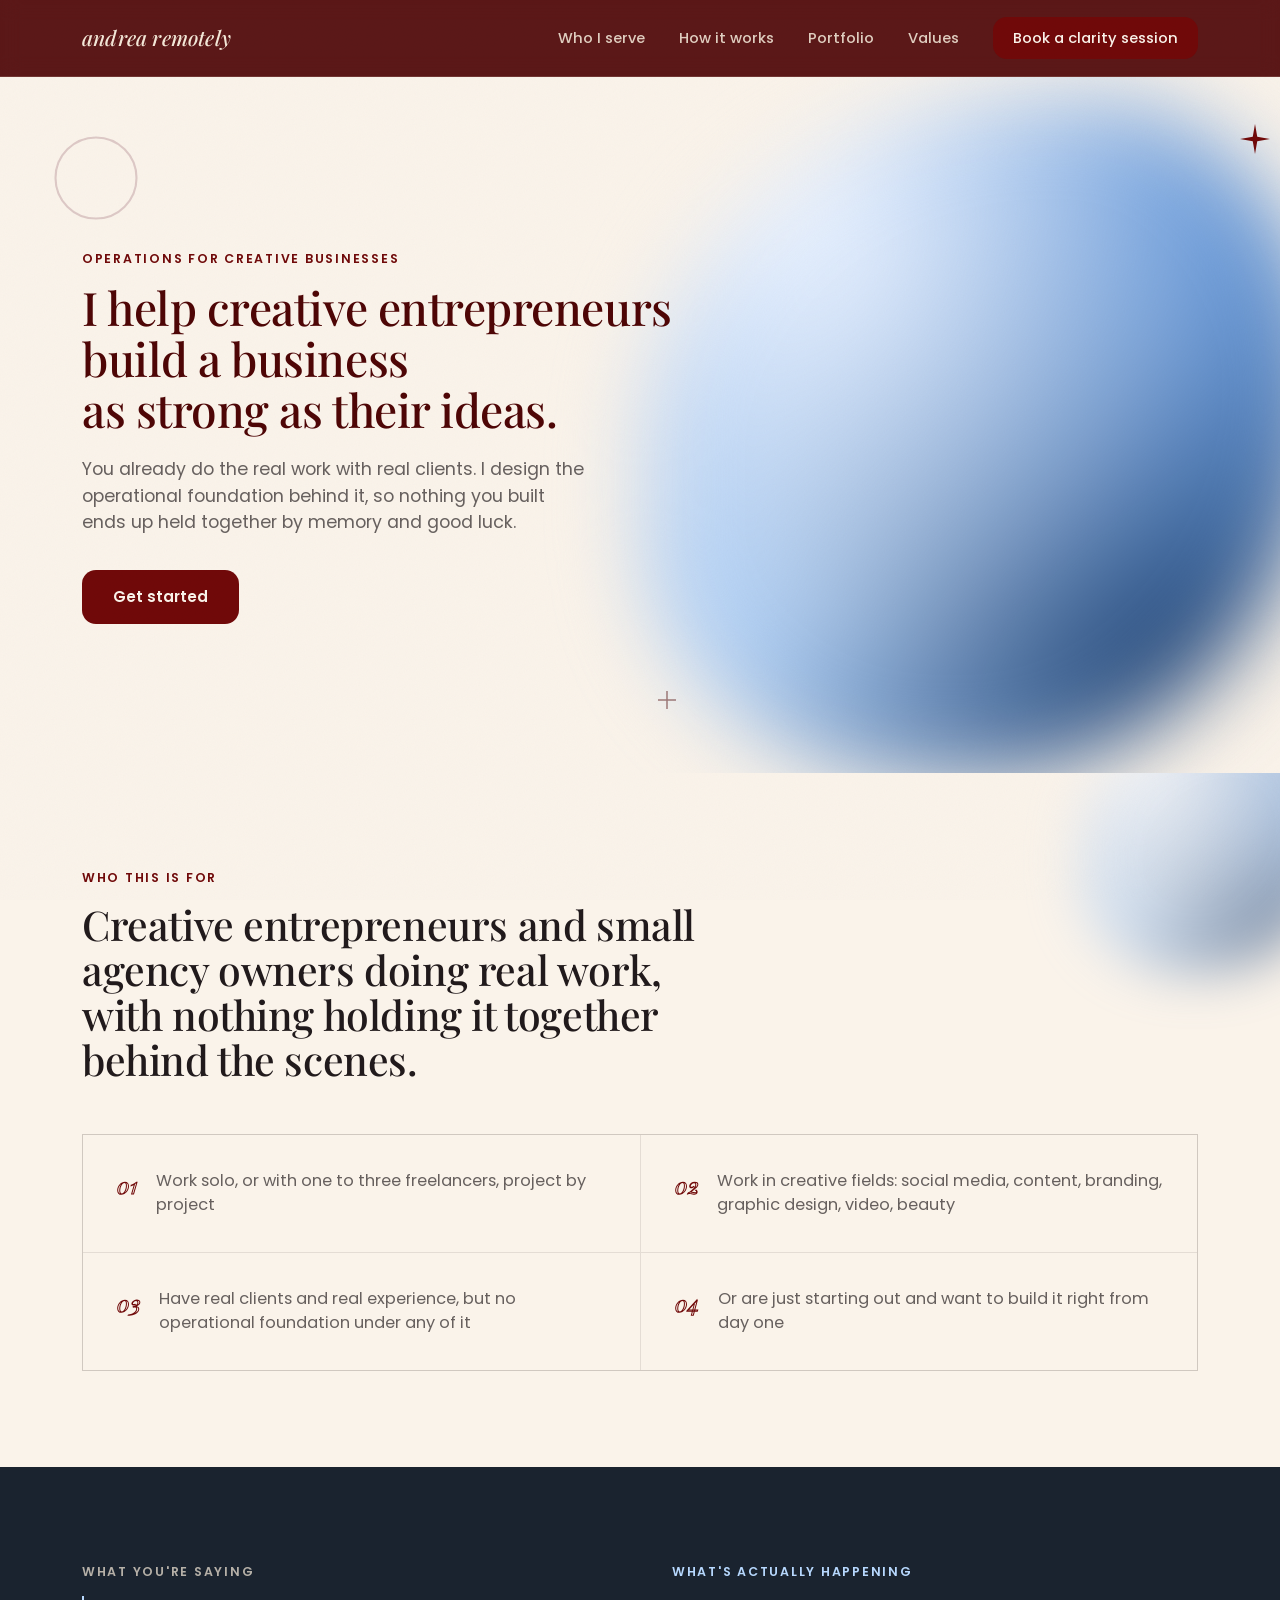
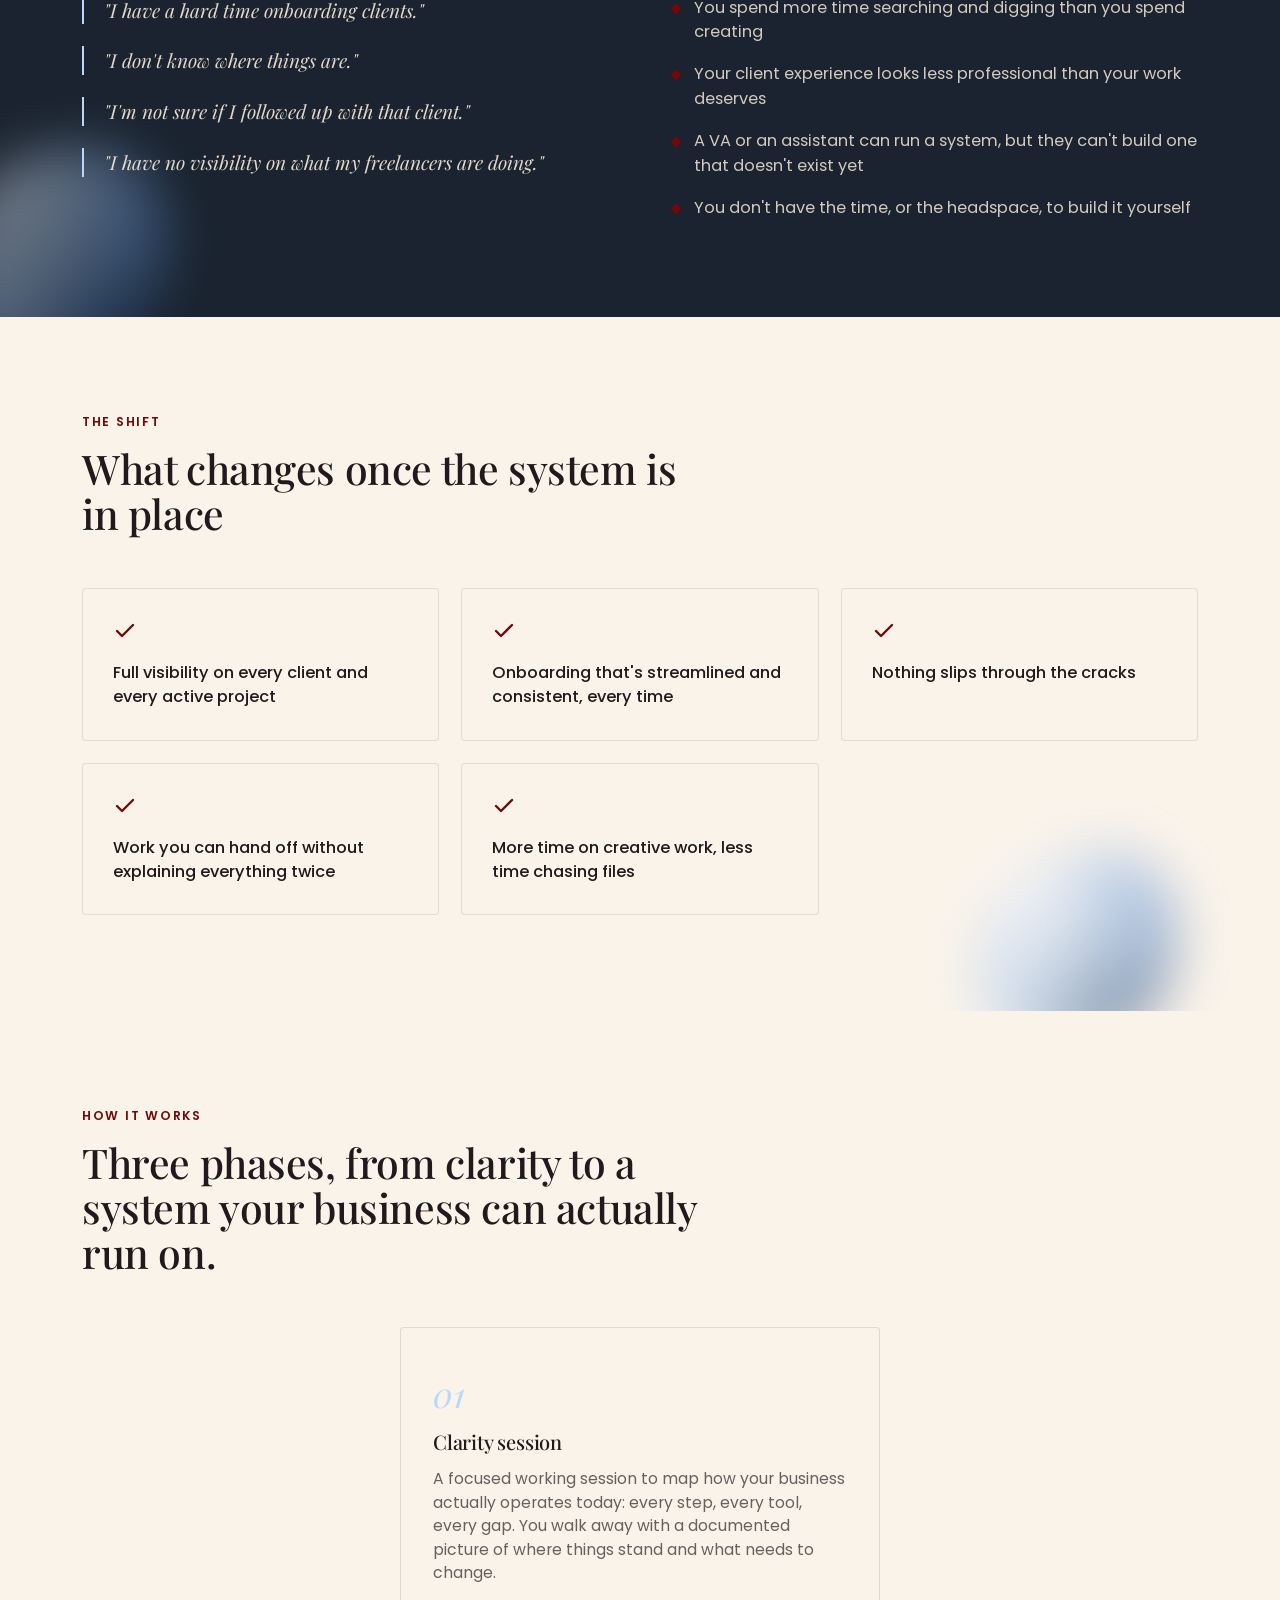
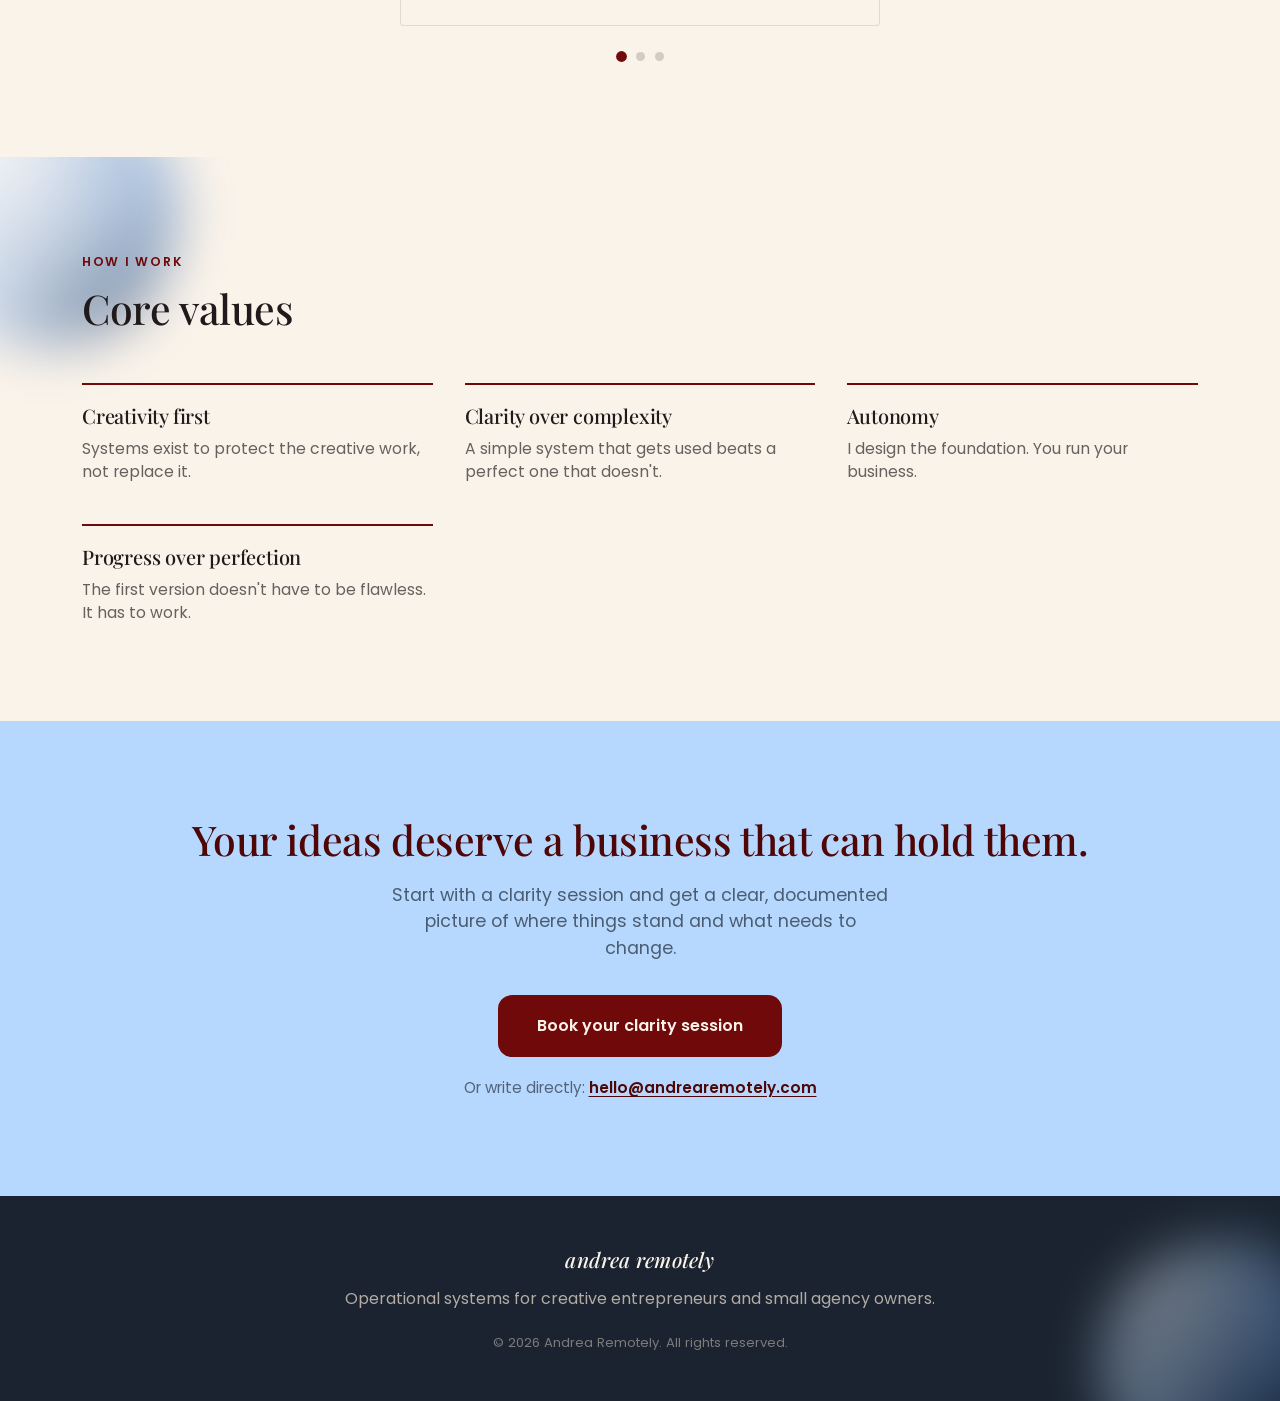
<file: index.html>
<!DOCTYPE html>
<html lang="en">
<head>
<meta charset="UTF-8">
<meta name="viewport" content="width=device-width, initial-scale=1.0">
<title>Andrea Remotely — Operations for Creative Businesses</title>
<meta name="description" content="I help creative entrepreneurs build a business as strong as their ideas. Clarity sessions and system design for creative entrepreneurs and small agency owners.">
<link rel="preconnect" href="https://fonts.googleapis.com">
<link rel="preconnect" href="https://fonts.gstatic.com" crossorigin>
<link href="https://fonts.googleapis.com/css2?family=Playfair+Display:ital,wght@0,400;0,500;0,600;0,700;1,400;1,500;1,600&family=Poppins:wght@400;500;600;700&display=swap" rel="stylesheet">
<link rel="stylesheet" href="styles.css">
</head>
<body>

<div class="grain"></div>

<header class="site-header" id="siteHeader">
  <div class="wrap header-inner">
    <a href="#top" class="logo">andrea remotely</a>

    <nav class="main-nav" id="mainNav">
      <a href="#who">Who I serve</a>
      <a href="#offer">How it works</a>
      <a href="portfolio.html">Portfolio</a>
      <a href="#values">Values</a>
      <a href="#contact" class="nav-cta">Book a clarity session</a>
    </nav>

    <button class="nav-toggle" id="navToggle" aria-label="Open menu" aria-expanded="false">
      <span></span><span></span><span></span>
    </button>
  </div>
</header>

<main id="top">

  <!-- HERO -->
  <section class="hero" id="hero">
    <svg class="deco deco-ring hero-ring" viewBox="0 0 60 60" aria-hidden="true"><circle cx="30" cy="30" r="27"/></svg>

    <div class="wrap hero-inner">
      <div class="hero-copy">
        <div class="hero-head">
          <p class="eyebrow">Operations for creative businesses</p>
          <h1>I help creative entrepreneurs build a business<br class="lg-only"> as strong as their ideas.</h1>
        </div>

        <div class="hero-body">
          <p class="lede">You already do the real work with real clients. I design the operational foundation behind it, so nothing you built ends up held together by memory and good luck.</p>
          <div class="hero-actions">
            <a href="#contact" class="btn btn-primary">Get started</a>
          </div>
        </div>
      </div>

      <div class="hero-visual" aria-hidden="true">
        <div class="blob-wrap" id="blobWrap">
          <div class="blob"></div>
        </div>
        <svg class="deco deco-spark hero-spark" viewBox="0 0 40 40"><path d="M20 0 L23 17 L40 20 L23 23 L20 40 L17 23 L0 20 L17 17 Z"/></svg>
        <svg class="deco deco-cross hero-cross" viewBox="0 0 24 24"><path d="M11 0h2v11h11v2H13v11h-2V13H0v-2h11z"/></svg>
      </div>
    </div>
  </section>

  <!-- WHO I SERVE -->
  <section class="section who" id="who">
    <div class="corner-blob corner-blob-who" aria-hidden="true"></div>
    <div class="wrap">
      <div class="section-head">
        <p class="eyebrow">Who this is for</p>
        <h2>Creative entrepreneurs and small agency owners doing real work, with nothing holding it together behind the scenes.</h2>
      </div>

      <ul class="trait-grid">
        <li>
          <span class="trait-num">01</span>
          <p>Work solo, or with one to three freelancers, project by project</p>
        </li>
        <li>
          <span class="trait-num">02</span>
          <p>Work in creative fields: social media, content, branding, graphic design, video, beauty</p>
        </li>
        <li>
          <span class="trait-num">03</span>
          <p>Have real clients and real experience, but no operational foundation under any of it</p>
        </li>
        <li>
          <span class="trait-num">04</span>
          <p>Or are just starting out and want to build it right from day one</p>
        </li>
      </ul>
    </div>
  </section>

  <!-- PAIN -->
  <section class="section pain">
    <div class="corner-blob corner-blob-pain" aria-hidden="true"></div>
    <div class="wrap">
      <div class="pain-grid">
        <div class="pain-col pain-say">
          <p class="eyebrow eyebrow-light">What you're saying</p>
          <blockquote>"I have a hard time onboarding clients."</blockquote>
          <blockquote>"I don't know where things are."</blockquote>
          <blockquote>"I'm not sure if I followed up with that client."</blockquote>
          <blockquote>"I have no visibility on what my freelancers are doing."</blockquote>
        </div>
        <div class="pain-col pain-really">
          <p class="eyebrow eyebrow-accent">What's actually happening</p>
          <ul>
            <li>You spend more time searching and digging than you spend creating</li>
            <li>Your client experience looks less professional than your work deserves</li>
            <li>A VA or an assistant can run a system, but they can't build one that doesn't exist yet</li>
            <li>You don't have the time, or the headspace, to build it yourself</li>
          </ul>
        </div>
      </div>
    </div>
  </section>

  <!-- WHAT CHANGES -->
  <section class="section change">
    <div class="corner-blob corner-blob-change" aria-hidden="true"></div>
    <div class="wrap">
      <div class="section-head">
        <p class="eyebrow">The shift</p>
        <h2>What changes once the system is in place</h2>
      </div>

      <div class="change-grid">
        <div class="change-card">
          <svg class="deco-check" viewBox="0 0 24 24" aria-hidden="true"><path d="M20 6L9 17l-5-5" fill="none" stroke-width="2.4"/></svg>
          <p>Full visibility on every client and every active project</p>
        </div>
        <div class="change-card">
          <svg class="deco-check" viewBox="0 0 24 24" aria-hidden="true"><path d="M20 6L9 17l-5-5" fill="none" stroke-width="2.4"/></svg>
          <p>Onboarding that's streamlined and consistent, every time</p>
        </div>
        <div class="change-card">
          <svg class="deco-check" viewBox="0 0 24 24" aria-hidden="true"><path d="M20 6L9 17l-5-5" fill="none" stroke-width="2.4"/></svg>
          <p>Nothing slips through the cracks</p>
        </div>
        <div class="change-card">
          <svg class="deco-check" viewBox="0 0 24 24" aria-hidden="true"><path d="M20 6L9 17l-5-5" fill="none" stroke-width="2.4"/></svg>
          <p>Work you can hand off without explaining everything twice</p>
        </div>
        <div class="change-card">
          <svg class="deco-check" viewBox="0 0 24 24" aria-hidden="true"><path d="M20 6L9 17l-5-5" fill="none" stroke-width="2.4"/></svg>
          <p>More time on creative work, less time chasing files</p>
        </div>
      </div>
    </div>
  </section>

  <!-- OFFER -->
  <section class="section offer" id="offer">
    <div class="wrap">
      <div class="section-head">
        <p class="eyebrow">How it works</p>
        <h2>Three phases, from clarity to a system your business can actually run on.</h2>
      </div>

      <div class="offer-carousel" id="offerCarousel">
        <div class="offer-grid" id="offerGrid">
          <div class="offer-card">
            <span class="offer-num">01</span>
            <h3>Clarity session</h3>
            <p>A focused working session to map how your business actually operates today: every step, every tool, every gap. You walk away with a documented picture of where things stand and what needs to change.</p>
          </div>
          <div class="offer-card offer-card-mid">
            <span class="offer-num">02</span>
            <h3>System design</h3>
            <p>Based on the clarity session, I design the system: what goes where, how work flows, who owns what, how clients get onboarded. The output is a clear blueprint, ready to be built in ClickUp or Notion by a specialist.</p>
          </div>
          <div class="offer-card">
            <span class="offer-num">03</span>
            <h3>Ongoing support</h3>
            <p class="offer-optional">Available when needed</p>
            <p>A light monthly check in to catch what's working, what's breaking, and what needs adjusting as your business grows.</p>
          </div>
        </div>

        <div class="offer-dots" id="offerDots">
          <button type="button" class="offer-dot is-active" aria-label="Show phase 1, clarity session" data-index="0"></button>
          <button type="button" class="offer-dot" aria-label="Show phase 2, system design" data-index="1"></button>
          <button type="button" class="offer-dot" aria-label="Show phase 3, ongoing support" data-index="2"></button>
        </div>
      </div>
    </div>
  </section>

  <!-- VALUES -->
  <section class="section values" id="values">
    <div class="corner-blob corner-blob-values" aria-hidden="true"></div>
    <div class="wrap">
      <div class="section-head">
        <p class="eyebrow">How I work</p>
        <h2>Core values</h2>
      </div>

      <div class="values-grid">
        <div class="value-card">
          <h3>Creativity first</h3>
          <p>Systems exist to protect the creative work, not replace it.</p>
        </div>
        <div class="value-card">
          <h3>Clarity over complexity</h3>
          <p>A simple system that gets used beats a perfect one that doesn't.</p>
        </div>
        <div class="value-card">
          <h3>Autonomy</h3>
          <p>I design the foundation. You run your business.</p>
        </div>
        <div class="value-card">
          <h3>Progress over perfection</h3>
          <p>The first version doesn't have to be flawless. It has to work.</p>
        </div>
      </div>
    </div>
  </section>

  <!-- FINAL CTA -->
  <section class="section cta" id="contact">
    <div class="wrap cta-inner">
      <h2>Your ideas deserve a business that can hold them.</h2>
      <p class="lede">Start with a clarity session and get a clear, documented picture of where things stand and what needs to change.</p>
      <a href="mailto:hello@andrearemotely.com" class="btn btn-primary btn-lg">Book your clarity session</a>
      <p class="cta-email">Or write directly: <a href="mailto:hello@andrearemotely.com">hello@andrearemotely.com</a></p>
    </div>
  </section>

</main>

<footer class="site-footer">
  <div class="corner-blob corner-blob-footer" aria-hidden="true"></div>
  <div class="wrap footer-inner">
    <span class="logo logo-footer">andrea remotely</span>
    <p>Operational systems for creative entrepreneurs and small agency owners.</p>
    <p class="footer-copy">&copy; <span id="year"></span> Andrea Remotely. All rights reserved.</p>
  </div>
</footer>

<script src="script.js"></script>
</body>
</html>
</file>
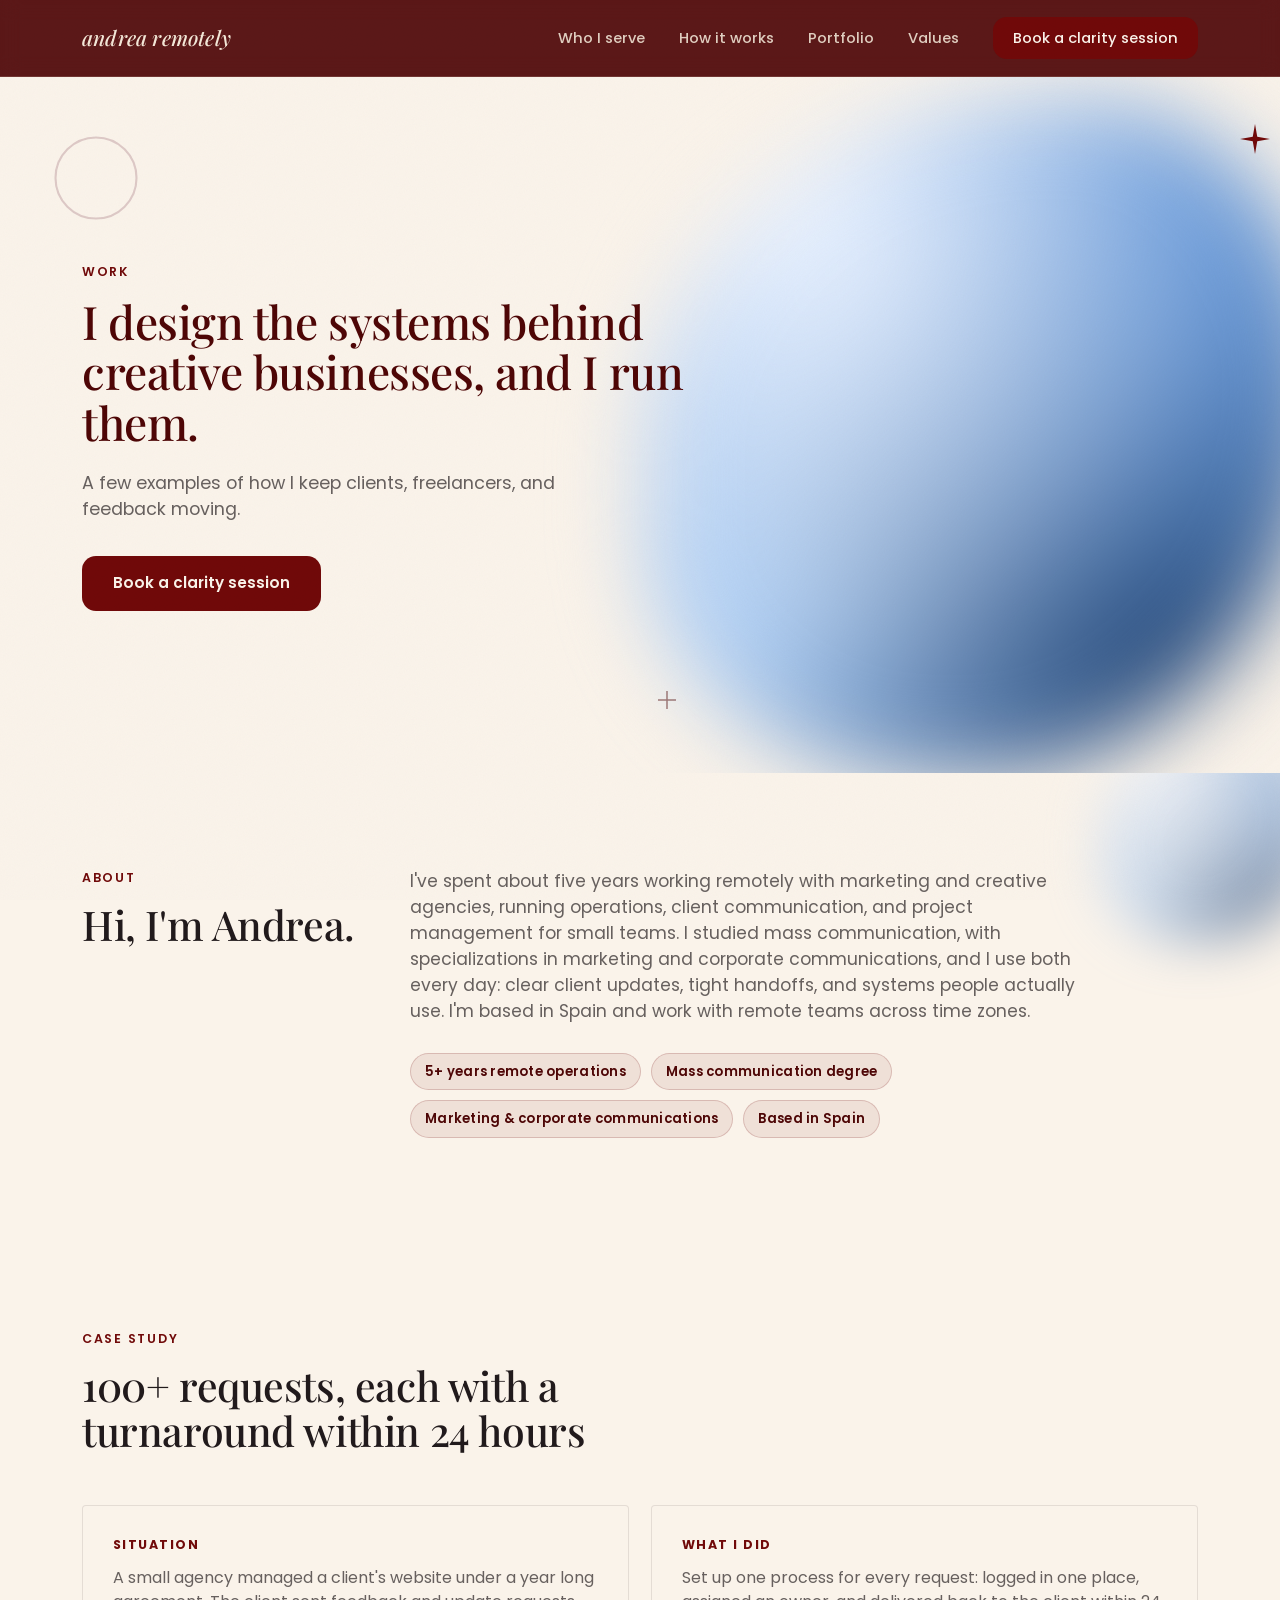
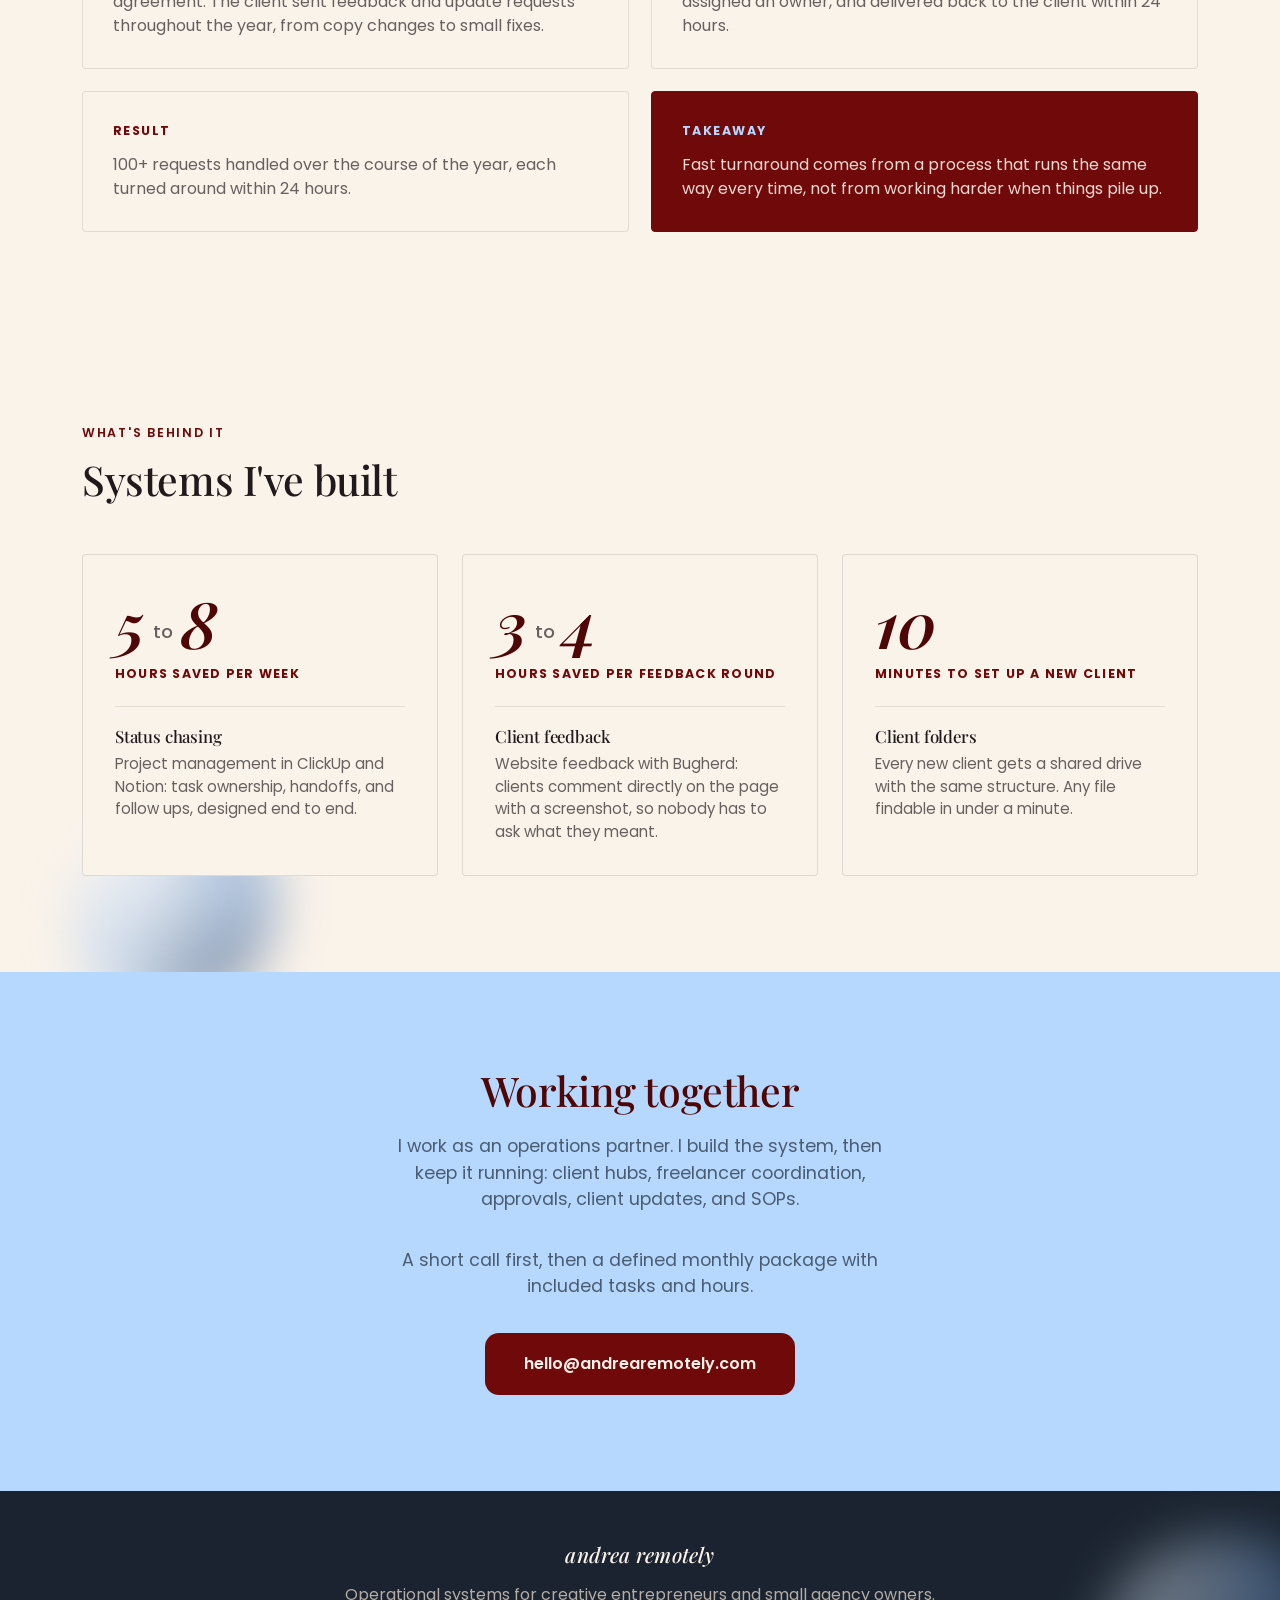
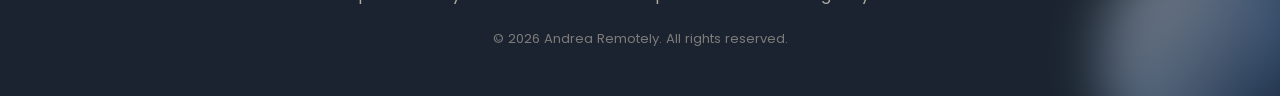
<file: portfolio.html>
<!DOCTYPE html>
<html lang="en">
<head>
<meta charset="UTF-8">
<meta name="viewport" content="width=device-width, initial-scale=1.0">
<title>Portfolio | Andrea Remotely</title>
<meta name="description" content="A few examples of how Andrea keeps clients, freelancers, and feedback moving: a case study and the systems behind it.">
<link rel="preconnect" href="https://fonts.googleapis.com">
<link rel="preconnect" href="https://fonts.gstatic.com" crossorigin>
<link href="https://fonts.googleapis.com/css2?family=Playfair+Display:ital,wght@0,400;0,500;0,600;0,700;1,400;1,500;1,600&family=Poppins:wght@400;500;600;700&display=swap" rel="stylesheet">
<link rel="stylesheet" href="styles.css">
</head>
<body>

<div class="grain"></div>

<header class="site-header" id="siteHeader">
  <div class="wrap header-inner">
    <a href="index.html" class="logo">andrea remotely</a>

    <nav class="main-nav" id="mainNav">
      <a href="index.html#who">Who I serve</a>
      <a href="index.html#offer">How it works</a>
      <a href="portfolio.html" aria-current="page">Portfolio</a>
      <a href="index.html#values">Values</a>
      <a href="index.html#contact" class="nav-cta">Book a clarity session</a>
    </nav>

    <button class="nav-toggle" id="navToggle" aria-label="Open menu" aria-expanded="false">
      <span></span><span></span><span></span>
    </button>
  </div>
</header>

<main id="top">

  <!-- HERO -->
  <section class="hero" id="hero">
    <svg class="deco deco-ring hero-ring" viewBox="0 0 60 60" aria-hidden="true"><circle cx="30" cy="30" r="27"/></svg>

    <div class="wrap hero-inner">
      <div class="hero-copy">
        <div class="hero-head">
          <p class="eyebrow">Work</p>
          <h1>I design the systems behind creative businesses, and I run them.</h1>
        </div>

        <div class="hero-body">
          <p class="lede">A few examples of how I keep clients, freelancers, and feedback moving.</p>
          <div class="hero-actions">
            <a href="index.html#contact" class="btn btn-primary">Book a clarity session</a>
          </div>
        </div>
      </div>

      <div class="hero-visual" aria-hidden="true">
        <div class="blob-wrap" id="blobWrap">
          <div class="blob"></div>
        </div>
        <svg class="deco deco-spark hero-spark" viewBox="0 0 40 40"><path d="M20 0 L23 17 L40 20 L23 23 L20 40 L17 23 L0 20 L17 17 Z"/></svg>
        <svg class="deco deco-cross hero-cross" viewBox="0 0 24 24"><path d="M11 0h2v11h11v2H13v11h-2V13H0v-2h11z"/></svg>
      </div>
    </div>
  </section>

  <!-- ABOUT -->
  <section class="section about" id="about">
    <div class="corner-blob corner-blob-about" aria-hidden="true"></div>
    <div class="wrap about-grid">
      <div class="about-head">
        <p class="eyebrow">About</p>
        <h2>Hi, I'm Andrea.</h2>
      </div>

      <div class="about-body">
        <p class="lede about-lede">I've spent about five years working remotely with marketing and creative agencies, running operations, client communication, and project management for small teams. I studied mass communication, with specializations in marketing and corporate communications, and I use both every day: clear client updates, tight handoffs, and systems people actually use. I'm based in Spain and work with remote teams across time zones.</p>

        <ul class="about-tags">
          <li>5+ years remote operations</li>
          <li>Mass communication degree</li>
          <li>Marketing &amp; corporate communications</li>
          <li>Based in Spain</li>
        </ul>
      </div>
    </div>
  </section>

  <!-- CASE STUDY -->
  <section class="section case">
    <div class="wrap">
      <div class="section-head">
        <p class="eyebrow">Case study</p>
        <h2>100+ requests, each with a turnaround within 24 hours</h2>
      </div>

      <div class="case-grid">
        <div class="case-card">
          <span class="case-label">Situation</span>
          <p>A small agency managed a client's website under a year long agreement. The client sent feedback and update requests throughout the year, from copy changes to small fixes.</p>
        </div>
        <div class="case-card">
          <span class="case-label">What I did</span>
          <p>Set up one process for every request: logged in one place, assigned an owner, and delivered back to the client within 24 hours.</p>
        </div>
        <div class="case-card">
          <span class="case-label">Result</span>
          <p>100+ requests handled over the course of the year, each turned around within 24 hours.</p>
        </div>
        <div class="case-card case-card-takeaway">
          <span class="case-label">Takeaway</span>
          <p>Fast turnaround comes from a process that runs the same way every time, not from working harder when things pile up.</p>
        </div>
      </div>
    </div>
  </section>

  <!-- SYSTEMS -->
  <section class="section systems">
    <div class="corner-blob corner-blob-systems" aria-hidden="true"></div>
    <div class="wrap">
      <div class="section-head">
        <p class="eyebrow">What's behind it</p>
        <h2>Systems I've built</h2>
      </div>

      <div class="systems-grid">
        <div class="metric-card">
          <p class="metric-number">5<span class="metric-to">to</span>8</p>
          <p class="metric-unit">Hours saved per week</p>
          <div class="metric-detail">
            <h3>Status chasing</h3>
            <p>Project management in ClickUp and Notion: task ownership, handoffs, and follow ups, designed end to end.</p>
          </div>
        </div>
        <div class="metric-card">
          <p class="metric-number">3<span class="metric-to">to</span>4</p>
          <p class="metric-unit">Hours saved per feedback round</p>
          <div class="metric-detail">
            <h3>Client feedback</h3>
            <p>Website feedback with Bugherd: clients comment directly on the page with a screenshot, so nobody has to ask what they meant.</p>
          </div>
        </div>
        <div class="metric-card">
          <p class="metric-number">10</p>
          <p class="metric-unit">Minutes to set up a new client</p>
          <div class="metric-detail">
            <h3>Client folders</h3>
            <p>Every new client gets a shared drive with the same structure. Any file findable in under a minute.</p>
          </div>
        </div>
      </div>
    </div>
  </section>

  <!-- WORKING TOGETHER -->
  <section class="section cta">
    <div class="wrap cta-inner">
      <h2>Working together</h2>
      <p class="lede">I work as an operations partner. I build the system, then keep it running: client hubs, freelancer coordination, approvals, client updates, and SOPs.</p>
      <p class="lede">A short call first, then a defined monthly package with included tasks and hours.</p>
      <a href="mailto:hello@andrearemotely.com" class="btn btn-primary btn-lg">hello@andrearemotely.com</a>
    </div>
  </section>

</main>

<footer class="site-footer">
  <div class="corner-blob corner-blob-footer" aria-hidden="true"></div>
  <div class="wrap footer-inner">
    <span class="logo logo-footer">andrea remotely</span>
    <p>Operational systems for creative entrepreneurs and small agency owners.</p>
    <p class="footer-copy">&copy; <span id="year"></span> Andrea Remotely. All rights reserved.</p>
  </div>
</footer>

<script src="script.js"></script>
</body>
</html>
</file>
<file: styles.css>
/* ---------------------------------------------------
   Andrea Remotely — Landing Page
   Palette: maroon / navy / cream / sky
--------------------------------------------------- */

:root {
  --maroon: #700909;
  --maroon-dark: #4e0606;
  --navy: #263343;
  --navy-dark: #1a232f;
  --cream: #f3e7d7;
  --cream-soft: #faf3ea;
  --sky: #b7d8fe;
  --ink: #211a1c;
  --ink-soft: rgba(33, 26, 28, 0.68);

  --serif: "Playfair Display", "Iowan Old Style", Georgia, serif;
  --sans: "Poppins", "Helvetica Neue", Arial, sans-serif;

  --sky-deep: #8fb8e8;

  --blob-1: #eaf2ff;
  --blob-2: #b7d8fe;
  --blob-3: #5f93d6;
  --blob-4: #2f5f9e;
  --blob-bg:
    radial-gradient(at 25% 20%, var(--blob-1) 0px, transparent 62%),
    radial-gradient(at 78% 18%, var(--blob-3) 0px, transparent 58%),
    radial-gradient(at 80% 78%, rgba(28, 58, 102, 0.78) 0px, transparent 62%),
    radial-gradient(at 20% 78%, var(--blob-2) 0px, transparent 58%),
    linear-gradient(160deg, var(--blob-2) 0%, var(--blob-4) 100%);

  --max: 1180px;
  --radius: 4px;
  --radius-btn: 14px;
}

* { box-sizing: border-box; }

html { scroll-behavior: smooth; }

body {
  margin: 0;
  background: var(--cream-soft);
  color: var(--ink);
  font-family: var(--sans);
  line-height: 1.5;
  -webkit-font-smoothing: antialiased;
}

@media (prefers-reduced-motion: reduce) {
  html { scroll-behavior: auto; }
}

img, svg { display: block; max-width: 100%; }

a { color: inherit; text-decoration: none; }

.wrap {
  max-width: var(--max);
  margin: 0 auto;
  padding: 0 32px;
}

h1, h2, h3 {
  font-family: var(--serif);
  font-weight: 500;
  line-height: 1.1;
  margin: 0;
  letter-spacing: -0.01em;
}

h2 { font-size: clamp(1.9rem, 3.2vw, 2.6rem); }
h3 { font-size: 1.25rem; }

p { margin: 0; }

.eyebrow {
  font-family: var(--sans);
  font-size: 0.78rem;
  font-weight: 600;
  letter-spacing: 0.14em;
  text-transform: uppercase;
  color: var(--maroon);
  margin: 0 0 14px;
}

.eyebrow-light { color: rgba(243, 231, 215, 0.72); }
.eyebrow-accent { color: var(--sky); }

.lede {
  font-size: 1.1rem;
  color: var(--ink-soft);
  max-width: 46ch;
}

/* -------------------- scroll reveal -------------------- */
/* .reveal only hides content once script.js has added js-reveal to
   <html>, so the page is never stuck invisible if JS fails to run. */
html.js-reveal .reveal {
  opacity: 0;
  transform: translateY(28px);
  transition: opacity 0.7s ease, transform 0.7s cubic-bezier(0.16, 1, 0.3, 1);
}

html.js-reveal .reveal.is-visible {
  opacity: 1;
  transform: translateY(0);
}

.trait-grid li:nth-child(2),
.change-card:nth-child(2),
.case-card:nth-child(2),
.metric-card:nth-child(2),
.value-card:nth-child(2),
.pain-col:nth-child(2) { transition-delay: 0.1s; }

.trait-grid li:nth-child(3),
.change-card:nth-child(3),
.case-card:nth-child(3),
.metric-card:nth-child(3),
.value-card:nth-child(3) { transition-delay: 0.2s; }

.trait-grid li:nth-child(4),
.change-card:nth-child(4),
.case-card:nth-child(4),
.value-card:nth-child(4) { transition-delay: 0.3s; }

.change-card:nth-child(5) { transition-delay: 0.4s; }

@media (prefers-reduced-motion: reduce) {
  .reveal {
    opacity: 1 !important;
    transform: none !important;
    transition: none !important;
  }
}

/* -------------------- grain / texture -------------------- */
.grain {
  position: fixed;
  inset: 0;
  pointer-events: none;
  z-index: 999;
  opacity: 0.035;
  mix-blend-mode: multiply;
  background-image: url("data:image/svg+xml,%3Csvg xmlns='http://www.w3.org/2000/svg' width='120' height='120'%3E%3Cfilter id='n'%3E%3CfeTurbulence type='fractalNoise' baseFrequency='0.9' numOctaves='2' stitchTiles='stitch'/%3E%3C/filter%3E%3Crect width='100%25' height='100%25' filter='url(%23n)'/%3E%3C/svg%3E");
}

/* -------------------- header -------------------- */
.site-header {
  position: sticky;
  top: 0;
  z-index: 100;
  background: rgba(78, 6, 6, 0.92);
  border-bottom: 1px solid rgba(243, 231, 215, 0.14);
  isolation: isolate;
}

/* blur lives on a pseudo element, not on .site-header itself, so the
   header never becomes a containing block for its fixed-position
   descendant (.main-nav on mobile) */
.site-header::before {
  content: "";
  position: absolute;
  inset: 0;
  z-index: -1;
  backdrop-filter: blur(10px);
}

.header-inner {
  display: flex;
  align-items: center;
  justify-content: space-between;
  height: 76px;
}

.logo {
  font-family: var(--serif);
  font-style: italic;
  font-weight: 500;
  font-size: 1.3rem;
  color: var(--cream);
  letter-spacing: 0.01em;
}

.main-nav {
  display: flex;
  align-items: center;
  gap: 34px;
}

.main-nav a {
  font-size: 0.92rem;
  font-weight: 500;
  color: rgba(243, 231, 215, 0.88);
  transition: color 0.2s ease;
}

.main-nav a:hover { color: var(--sky); }

.nav-cta {
  background: var(--maroon);
  color: var(--cream-soft) !important;
  padding: 10px 20px;
  border-radius: var(--radius-btn);
  font-weight: 600;
}

.nav-cta:hover { background: var(--cream); color: var(--maroon-dark) !important; }

.nav-toggle {
  display: none;
  flex-direction: column;
  justify-content: center;
  gap: 5px;
  width: 40px;
  height: 40px;
  background: none;
  border: none;
  cursor: pointer;
  padding: 0;
}

.nav-toggle span {
  display: block;
  height: 2px;
  width: 100%;
  background: var(--cream);
  transition: transform 0.25s ease, opacity 0.25s ease;
}

.nav-toggle.is-open span:nth-child(1) { transform: translateY(7px) rotate(45deg); }
.nav-toggle.is-open span:nth-child(2) { opacity: 0; }
.nav-toggle.is-open span:nth-child(3) { transform: translateY(-7px) rotate(-45deg); }

/* -------------------- buttons -------------------- */
.btn {
  display: inline-flex;
  align-items: center;
  justify-content: center;
  padding: 15px 30px;
  border-radius: var(--radius-btn);
  font-weight: 600;
  font-size: 0.95rem;
  border: 1px solid transparent;
  transition: transform 0.2s ease, background 0.2s ease, border-color 0.2s ease, color 0.2s ease;
}

.btn-primary {
  background: var(--maroon);
  color: var(--cream-soft);
}

.btn-primary:hover { background: var(--maroon-dark); transform: translateY(-2px); }

.btn-lg { padding: 18px 38px; font-size: 1rem; }

/* -------------------- decorative shapes -------------------- */
.deco { position: absolute; fill: var(--maroon); }
.deco-ring, .deco-check { fill: none; stroke: currentColor; }

.hero-spark { width: 30px; top: 4%; right: 8%; color: var(--maroon); animation: float 7s ease-in-out infinite; }
.hero-cross { width: 18px; bottom: 10%; left: 2%; color: var(--maroon-dark); fill: var(--maroon-dark); opacity: 0.5; }
.hero-ring { width: 90px; top: 8%; left: 4%; color: rgba(107, 33, 56, 0.2); stroke-width: 1.4; }

@keyframes float {
  0%, 100% { transform: translateY(0); }
  50% { transform: translateY(-10px); }
}

@keyframes blobDrift {
  0%, 100% { border-radius: 62% 38% 55% 45% / 55% 45% 62% 38%; transform: rotate(0deg); }
  50% { border-radius: 45% 55% 40% 60% / 60% 40% 55% 45%; transform: rotate(6deg); }
}

@media (prefers-reduced-motion: reduce) {
  .hero-spark { animation: none; }
  .blob { animation: none !important; }
}

/* -------------------- hero -------------------- */
.hero {
  position: relative;
  overflow: hidden;
  padding: 120px 0 96px;
}

.hero-inner {
  position: relative;
  min-height: 480px;
  display: flex;
  align-items: center;
}

.hero-copy {
  position: relative;
  z-index: 1;
  max-width: 620px;
  text-align: left;
}

.hero h1 {
  font-size: clamp(2.1rem, 3.6vw, 3.4rem);
  color: var(--maroon-dark);
  margin-bottom: 0;
}

.hero-body { margin-top: 22px; }

.hero .lede { max-width: 46ch; margin: 0; }

.lg-only { display: none; }

@media (min-width: 761px) {
  .lg-only { display: inline; }
}

.hero-actions {
  margin-top: 34px;
  display: flex;
  gap: 16px;
  flex-wrap: wrap;
  justify-content: flex-start;
}

/* -------------------- hero visual: background blob -------------------- */
.hero-visual {
  position: absolute;
  top: 50%;
  right: -8%;
  transform: translateY(-50%);
  width: 76%;
  max-width: 680px;
  aspect-ratio: 1 / 1;
  z-index: 0;
  pointer-events: none;
  display: flex;
  align-items: center;
  justify-content: center;
}

.blob-wrap {
  width: 100%;
  aspect-ratio: 1 / 1;
  transition: transform 0.6s cubic-bezier(0.16, 1, 0.3, 1);
  will-change: transform;
}

.blob {
  position: relative;
  width: 100%;
  height: 100%;
  background: var(--blob-bg);
  border-radius: 62% 38% 55% 45% / 55% 45% 62% 38%;
  filter: blur(42px);
  animation: blobDrift 10s ease-in-out infinite;
}

/* -------------------- corner blob accents -------------------- */
/* small, low opacity echoes of the hero blob, tying sections together */
.corner-blob {
  position: absolute;
  background: var(--blob-bg);
  border-radius: 62% 38% 55% 45% / 55% 45% 62% 38%;
  filter: blur(26px);
  opacity: 0.55;
  pointer-events: none;
  z-index: -1;
}

.corner-blob-who { width: 260px; height: 260px; top: -60px; right: -60px; }
.corner-blob-pain { width: 220px; height: 220px; bottom: -50px; left: -50px; opacity: 0.4; }
.corner-blob-change { width: 200px; height: 200px; bottom: -40px; right: 8%; }
.corner-blob-values { width: 240px; height: 240px; top: -50px; left: -60px; }
.corner-blob-footer { width: 220px; height: 220px; bottom: -60px; right: -40px; opacity: 0.4; }

@media (max-width: 760px) {
  .corner-blob { transform: scale(0.75); }
}

/* -------------------- generic section -------------------- */
.section { padding: 96px 0; }

.section-head { max-width: 640px; margin-bottom: 52px; }

/* -------------------- who i serve -------------------- */
.who { position: relative; overflow: hidden; isolation: isolate; }

.trait-grid {
  list-style: none;
  margin: 0;
  padding: 0;
  display: grid;
  grid-template-columns: repeat(2, 1fr);
  gap: 1px;
  background: rgba(33, 26, 28, 0.1);
  border: 1px solid rgba(33, 26, 28, 0.1);
}

.trait-grid li {
  background: var(--cream-soft);
  padding: 34px;
  display: flex;
  gap: 18px;
  align-items: flex-start;
}

.trait-num {
  font-family: var(--serif);
  font-style: italic;
  font-size: 1.4rem;
  color: var(--maroon);
  flex-shrink: 0;
}

@supports (-webkit-text-stroke: 1px black) {
  .trait-num {
    color: transparent;
    -webkit-text-stroke: 1px var(--maroon);
  }
}

.trait-grid p {
  font-size: 1.02rem;
  color: var(--ink-soft);
}

/* -------------------- pain -------------------- */
.pain {
  position: relative;
  overflow: hidden;
  isolation: isolate;
  background: var(--navy-dark);
  color: var(--cream);
}

.pain-grid {
  display: grid;
  grid-template-columns: 1fr 1fr;
  gap: 64px;
}

.pain-say blockquote {
  margin: 0 0 22px;
  padding-left: 20px;
  border-left: 2px solid var(--sky);
  font-family: var(--serif);
  font-style: italic;
  font-size: 1.2rem;
  color: rgba(243, 231, 215, 0.92);
}

.pain-really ul {
  list-style: none;
  margin: 0;
  padding: 0;
  display: flex;
  flex-direction: column;
  gap: 18px;
}

.pain-really li {
  padding-left: 22px;
  position: relative;
  font-size: 1.02rem;
  color: rgba(243, 231, 215, 0.85);
}

.pain-really li::before {
  content: "";
  position: absolute;
  left: 0;
  top: 9px;
  width: 8px;
  height: 8px;
  background: var(--maroon);
  transform: rotate(45deg);
}

/* -------------------- what changes -------------------- */
.change { position: relative; overflow: hidden; isolation: isolate; }

.change-grid {
  display: grid;
  grid-template-columns: repeat(3, 1fr);
  gap: 22px;
}

.change-card {
  background: var(--cream-soft);
  border: 1px solid rgba(33, 26, 28, 0.1);
  border-radius: var(--radius);
  padding: 30px;
  transition: background 0.2s ease, border-color 0.2s ease, transform 0.2s ease;
}

.change-card:hover {
  background: rgba(183, 216, 254, 0.3);
  border-color: var(--sky-deep);
  transform: translateY(-3px);
}

.deco-check {
  width: 24px;
  color: var(--maroon);
  margin-bottom: 18px;
  stroke-linecap: round;
  stroke-linejoin: round;
}

.change-card p {
  font-size: 1.02rem;
  font-weight: 500;
}

/* -------------------- offer: horizontal scroll carousel -------------------- */
.offer-grid {
  display: flex;
  gap: 24px;
  overflow-x: auto;
  scroll-snap-type: x mandatory;
  scroll-behavior: smooth;
  -webkit-overflow-scrolling: touch;
  scrollbar-width: none;
  padding-bottom: 4px;
  max-width: 480px;
  margin: 0 auto;
}

.offer-grid::-webkit-scrollbar { display: none; }

@media (prefers-reduced-motion: reduce) {
  .offer-grid { scroll-behavior: auto; }
}

.offer-dots {
  display: flex;
  justify-content: center;
  gap: 10px;
  margin-top: 22px;
}

.offer-dot {
  width: 9px;
  height: 9px;
  border-radius: 50%;
  border: none;
  padding: 0;
  background: rgba(33, 26, 28, 0.18);
  cursor: pointer;
  transition: background 0.2s ease, transform 0.2s ease;
}

.offer-dot:hover { background: var(--sky-deep); }

.offer-dot.is-active {
  background: var(--maroon);
  transform: scale(1.2);
}

.offer-card {
  background: var(--cream-soft);
  border: 1px solid rgba(33, 26, 28, 0.12);
  border-radius: var(--radius);
  padding: 40px 32px;
  display: flex;
  flex-direction: column;
  flex: 0 0 min(100%, 480px);
  scroll-snap-align: center;
}

.offer-card-mid {
  background: var(--maroon);
  color: var(--cream-soft);
  border-color: var(--maroon);
}

.offer-card-mid h3,
.offer-card-mid .offer-num { color: var(--cream-soft); }

.offer-num {
  font-family: var(--serif);
  font-style: italic;
  font-size: 2.2rem;
  color: var(--sky);
  margin-bottom: 10px;
}

.offer-card h3 { margin-bottom: 14px; }

.offer-card p { color: var(--ink-soft); font-size: 0.98rem; }

.offer-card-mid p { color: rgba(250, 243, 234, 0.86); }

.offer-optional {
  font-size: 0.78rem;
  font-weight: 600;
  text-transform: uppercase;
  letter-spacing: 0.1em;
  color: var(--maroon) !important;
  margin-bottom: 10px !important;
}

/* -------------------- values -------------------- */
.values { position: relative; overflow: hidden; isolation: isolate; }

.values-grid {
  display: grid;
  grid-template-columns: repeat(3, 1fr);
  gap: 40px 32px;
}

.value-card {
  border-top: 2px solid var(--maroon);
  padding-top: 20px;
}

.value-card h3 { margin-bottom: 10px; }

.value-card p { color: var(--ink-soft); font-size: 0.98rem; }

/* -------------------- cta -------------------- */
.cta {
  position: relative;
  overflow: hidden;
  text-align: center;
  background: var(--sky);
}

.cta h2 { color: var(--maroon-dark); }

.cta .lede {
  color: rgba(38, 51, 67, 0.75);
  margin: 20px auto 34px;
}

.cta-email {
  margin-top: 20px;
  font-size: 0.95rem;
  color: rgba(38, 51, 67, 0.7);
}

.cta-email a {
  color: var(--maroon-dark);
  font-weight: 600;
  text-decoration: underline;
  text-underline-offset: 3px;
}

/* -------------------- footer -------------------- */
.site-footer {
  position: relative;
  overflow: hidden;
  isolation: isolate;
  background: var(--navy-dark);
  color: rgba(243, 231, 215, 0.7);
  padding: 48px 0;
  text-align: center;
}

.footer-inner {
  display: flex;
  flex-direction: column;
  align-items: center;
  gap: 8px;
}

.logo-footer {
  color: var(--cream-soft);
  margin-bottom: 4px;
}

.footer-copy {
  margin-top: 14px;
  font-size: 0.82rem;
  color: rgba(243, 231, 215, 0.45);
}

/* -------------------- portfolio: about -------------------- */
.about { position: relative; overflow: hidden; isolation: isolate; }

.about-grid {
  display: grid;
  grid-template-columns: 280px 1fr;
  gap: 48px;
  align-items: start;
}

.about-lede { max-width: 62ch; font-size: 1.08rem; }

.about-tags {
  list-style: none;
  margin: 28px 0 0;
  padding: 0;
  display: flex;
  flex-wrap: wrap;
  gap: 10px;
}

.about-tags li {
  font-size: 0.82rem;
  font-weight: 600;
  letter-spacing: 0.02em;
  color: var(--maroon-dark);
  background: rgba(112, 9, 9, 0.08);
  border: 1px solid rgba(112, 9, 9, 0.18);
  padding: 8px 14px;
  border-radius: 999px;
}

.corner-blob-about { width: 220px; height: 220px; top: -50px; right: -40px; }

/* -------------------- portfolio: case study -------------------- */
.case-grid {
  display: grid;
  grid-template-columns: repeat(2, 1fr);
  gap: 22px;
}

.case-card {
  background: var(--cream-soft);
  border: 1px solid rgba(33, 26, 28, 0.1);
  border-radius: var(--radius);
  padding: 30px;
}

.case-label {
  display: block;
  font-size: 0.78rem;
  font-weight: 700;
  letter-spacing: 0.12em;
  text-transform: uppercase;
  color: var(--maroon);
  margin-bottom: 12px;
}

.case-card p { color: var(--ink-soft); font-size: 1rem; }

.case-card-takeaway {
  background: var(--maroon);
  border-color: var(--maroon);
}

.case-card-takeaway .case-label { color: var(--sky); }
.case-card-takeaway p { color: rgba(250, 243, 234, 0.9); }

/* -------------------- portfolio: systems (metric cards) -------------------- */
.systems { position: relative; overflow: hidden; isolation: isolate; }

.systems-grid {
  display: grid;
  grid-template-columns: repeat(3, 1fr);
  gap: 24px;
}

.metric-card {
  background: var(--cream-soft);
  border: 1px solid rgba(33, 26, 28, 0.12);
  border-radius: var(--radius);
  padding: 36px 32px 32px;
  display: flex;
  flex-direction: column;
}

.metric-number {
  font-family: var(--serif);
  font-style: italic;
  font-weight: 600;
  font-size: clamp(3.2rem, 5vw, 4rem);
  line-height: 1;
  color: var(--maroon-dark);
  margin: 0;
}

.metric-to {
  font-family: var(--sans);
  font-style: normal;
  font-weight: 500;
  font-size: 1.15rem;
  color: var(--ink-soft);
  margin: 0 8px;
  vertical-align: 0.6em;
}

.metric-unit {
  font-size: 0.78rem;
  font-weight: 700;
  letter-spacing: 0.1em;
  text-transform: uppercase;
  color: var(--maroon);
  margin: 10px 0 0;
}

.metric-detail {
  margin-top: 22px;
  padding-top: 20px;
  border-top: 1px solid rgba(33, 26, 28, 0.1);
}

.metric-detail h3 { font-size: 1.05rem; margin-bottom: 8px; }

.metric-detail p { color: var(--ink-soft); font-size: 0.94rem; }

.corner-blob-systems { width: 200px; height: 200px; bottom: -40px; left: 6%; }

/* -------------------- responsive -------------------- */
@media (max-width: 900px) {
  .pain-grid,
  .change-grid,
  .values-grid,
  .case-grid,
  .systems-grid { grid-template-columns: 1fr; }

  .trait-grid { grid-template-columns: 1fr; }

  .about-grid { grid-template-columns: 1fr; gap: 24px; }

  .hero-visual {
    right: -12%;
    width: 78%;
    max-width: 400px;
  }
}

@media (max-width: 760px) {
  .main-nav {
    position: fixed;
    inset: 76px 0 0 0;
    background: var(--maroon-dark);
    flex-direction: column;
    align-items: flex-start;
    gap: 0;
    padding: 20px 32px 32px;
    transform: translateX(100%);
    transition: transform 0.3s ease;
  }

  .main-nav.is-open { transform: translateX(0); }

  .main-nav a {
    width: 100%;
    padding: 16px 0;
    border-bottom: 1px solid rgba(243, 231, 215, 0.14);
    font-size: 1.05rem;
  }

  .nav-cta {
    margin-top: 18px;
    text-align: center;
    width: 100%;
  }

  .nav-toggle { display: flex; }

  .hero { padding: 88px 0 72px; }
  .section { padding: 72px 0; }
  .hero-ring, .hero-cross { display: none; }
}

@media (max-width: 520px) {
  .wrap { padding: 0 20px; }
  .btn { width: 100%; }
  .hero-actions { flex-direction: column; width: 100%; }

  .hero-visual {
    top: 42%;
    right: -20%;
    width: 92%;
  }
}
</file>
